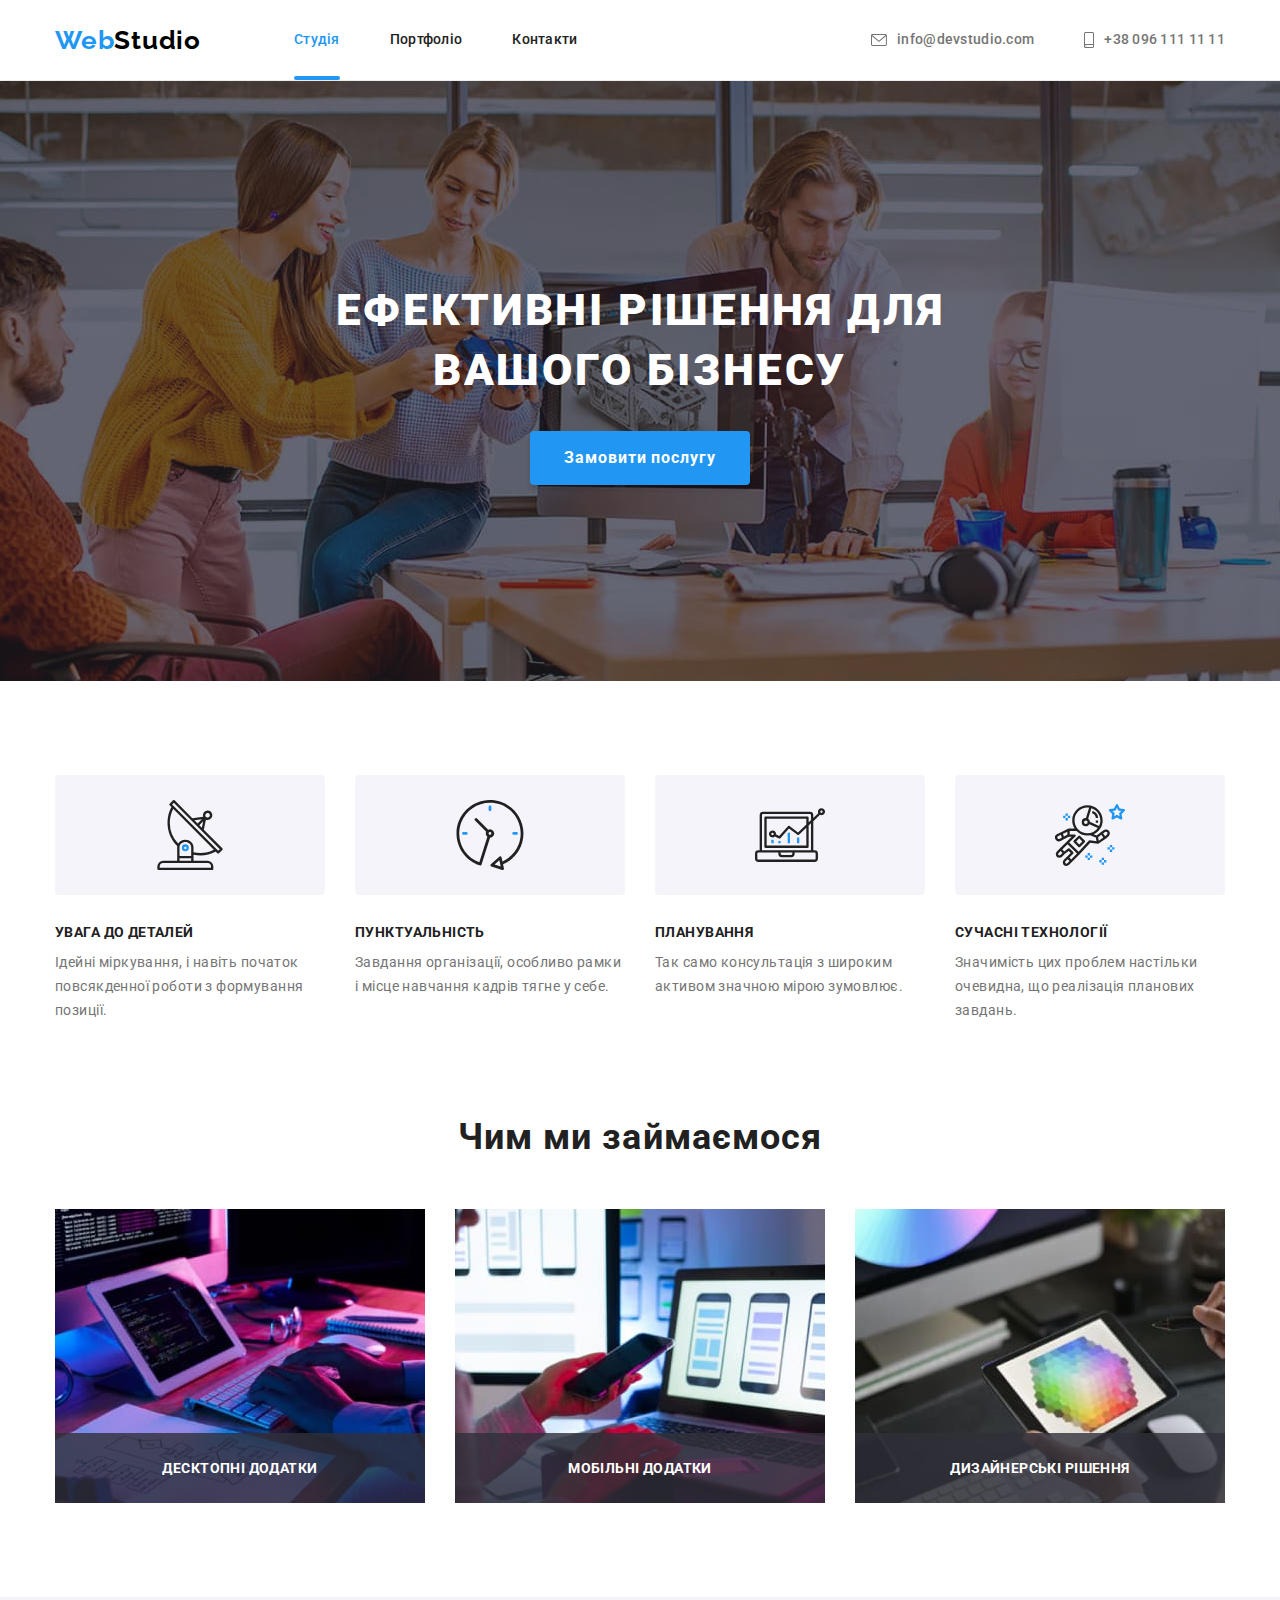
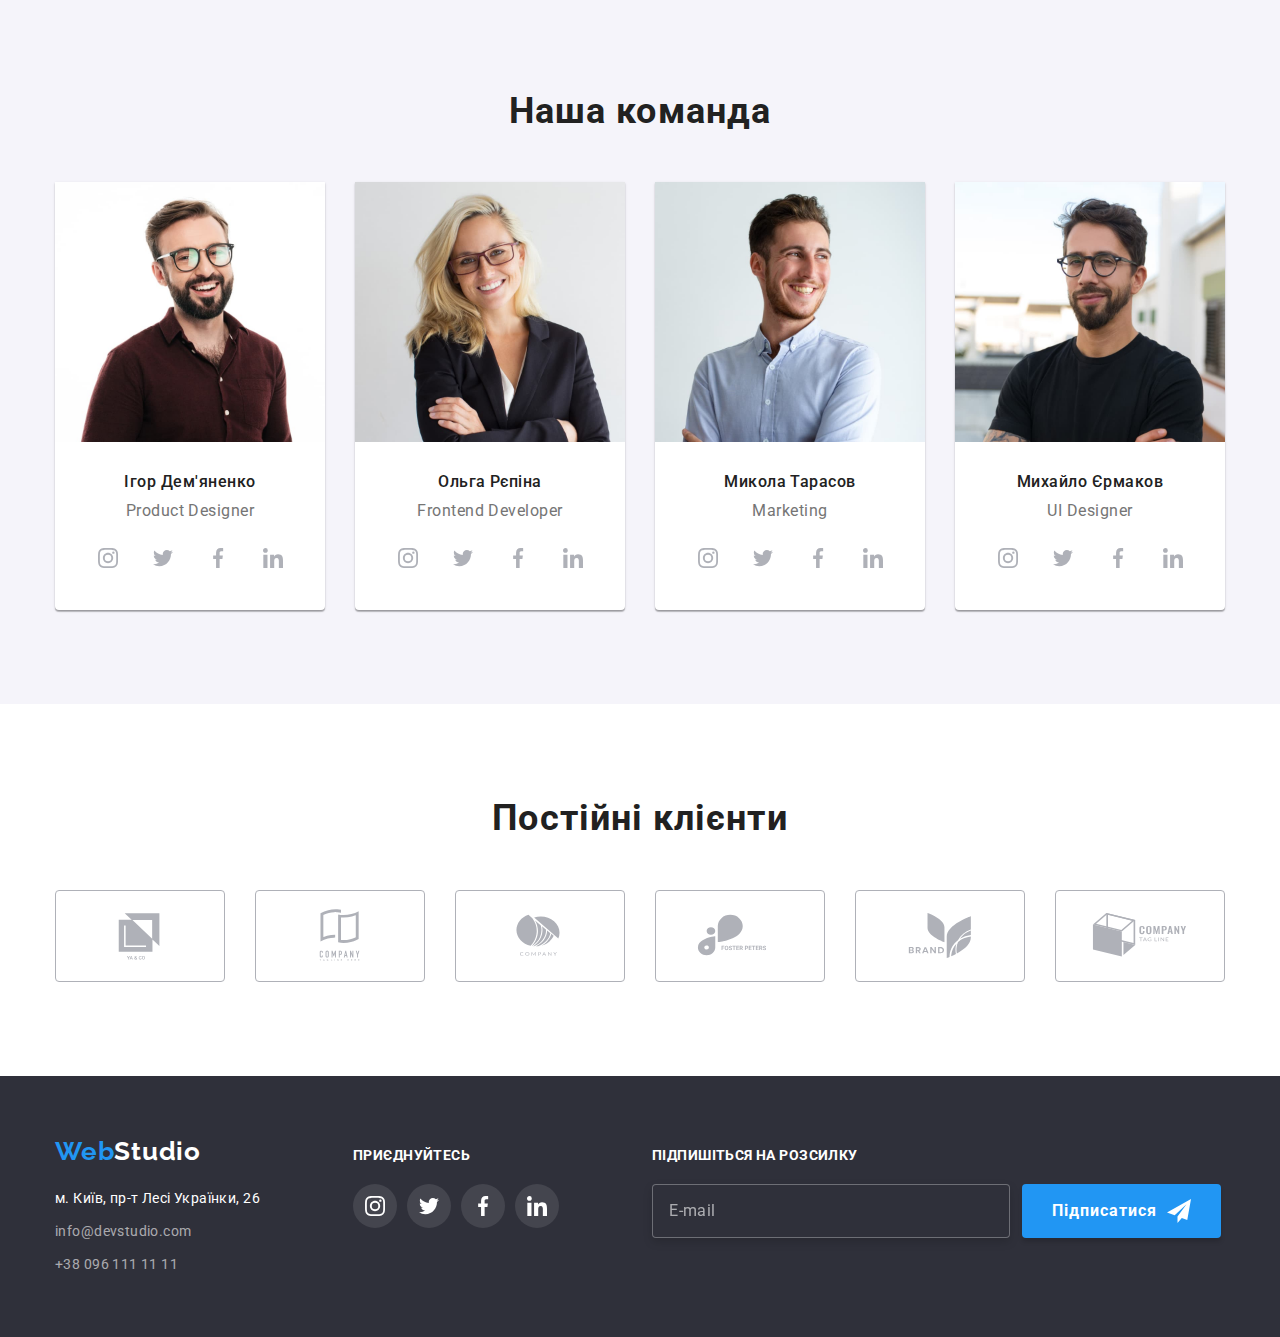
<file: index.html>
<!DOCTYPE html>
<html lang="uk">
  <head>
    <meta charset="UTF-8" />
    <meta http-equiv="X-UA-Compatible" content="IE=edge" />
    <meta name="viewport" content="width=device-width, initial-scale=1.0" />
    <title>Document</title>
    <link rel="preconnect" href="https://fonts.googleapis.com" />
    <link rel="preconnect" href="https://fonts.gstatic.com" crossorigin />
    <link
      href="https://fonts.googleapis.com/css2?family=Raleway:wght@700&family=Roboto:wght@400;500;700;900&display=swap"
      rel="stylesheet"
    />
    <link
      rel="stylesheet"
      href="https://cdnjs.cloudflare.com/ajax/libs/modern-normalize/1.1.0/modern-normalize.min.css"
    />
    <link rel="stylesheet" href="./css/styles.css" />
  </head>
  <body>
    <header class="page-header">
      <div class="container header-flex">
        <nav class="header-navbar">
          <a class="logo-link link" href="./index.html"
            ><span class="logo-accent">Web</span>Studio</a
          >

          <ul class="site-nav list">
            <li class="item"><a class="link active" href="./index.html">Студія</a></li>
            <li class="item"><a class="link" href="./portfolio.html">Портфоліо</a></li>
            <li class="item"><a class="link" href="">Контакти</a></li>
          </ul>
        </nav>

        <ul class="auth-nav list">
          <li class="item">
            <a class="link" href="mailto:info@devstudio.com"
              ><svg class="icon" width="16" height="12">
                <use href="images/symbol-defs.svg#icon-envelope" /></svg
              >info@devstudio.com</a
            >
          </li>
          <li class="item">
            <a class="link" href="tel:+380961111111"
              ><svg class="icon" width="10" height="16">
                <use href="images/symbol-defs.svg#icon-phone" /></svg
              >+38 096 111 11 11</a
            >
          </li>
        </ul>
      </div>
    </header>

    <main>
      <section class="hero">
        <h1 class="hero-title">Ефективні рішення для вашого бізнесу</h1>
        <button class="hero-btn btn" type="button" data-modal-open>Замовити послугу</button>
      </section>

      <section class="features section">
        <div class="container">
          <!-- visually hidden h2 -->
          <h2 class="section-title visually-hidden">Особливості</h2>

          <ul class="features-list list">
            <li class="item">
              <div class="icon-wrap">
                <svg class="icon" width="70" height="70">
                  <use href="./images/symbol-defs.svg#icon-feature1" />
                </svg>
              </div>
              <h3 class="title">УВАГА ДО ДЕТАЛЕЙ</h3>
              <p class="text">
                Ідейні міркування, і навіть початок повсякденної роботи з формування позиції.
              </p>
            </li>
            <li class="item">
              <div class="icon-wrap">
                <svg class="icon" width="70" height="70">
                  <use href="./images/symbol-defs.svg#icon-feature2" />
                </svg>
              </div>
              <h3 class="title">ПУНКТУАЛЬНІСТЬ</h3>
              <p class="text">
                Завдання організації, особливо рамки і місце навчання кадрів тягне у себе.
              </p>
            </li>
            <li class="item">
              <div class="icon-wrap">
                <svg class="icon" width="70" height="70">
                  <use href="./images/symbol-defs.svg#icon-feature3" />
                </svg>
              </div>
              <h3 class="title">ПЛАНУВАННЯ</h3>
              <p class="text">Так само консультація з широким активом значною мірою зумовлює.</p>
            </li>
            <li class="item">
              <div class="icon-wrap">
                <svg class="icon" width="70" height="70">
                  <use href="./images/symbol-defs.svg#icon-feature4" />
                </svg>
              </div>
              <h3 class="title">СУЧАСНІ ТЕХНОЛОГІЇ</h3>
              <p class="text">
                Значимість цих проблем настільки очевидна, що реалізація планових завдань.
              </p>
            </li>
          </ul>
        </div>
      </section>

      <section class="activities section">
        <div class="container">
          <h2 class="section-title">Чим ми займаємося</h2>
          <ul class="activities-list list">
            <li class="activities-item">
              <img class="img" src="./images/img1.jpg" alt="кодування" width="370" height="294" />
              <div class="activities-thumb">
                <p class="activities-text">Десктопні додатки</p>
              </div>
            </li>
            <li class="activities-item">
              <img
                class="img"
                src="./images/img2.jpg"
                alt="створення фреймів"
                width="370"
                height="294"
              />
              <div class="activities-thumb"><p class="activities-text">Мобільні додатки</p></div>
            </li>
            <li class="activities-item">
              <img class="img" src="./images/img3.jpg" alt="дизайн" width="370" height="294" />
              <div class="activities-thumb">
                <p class="activities-text">Дизайнерські рішення</p>
              </div>
            </li>
          </ul>
        </div>
      </section>

      <section class="team section">
        <div class="container">
          <h2 class="section-title">Наша команда</h2>
          <ul class="cards list">
            <li class="card">
              <img
                class="img"
                src="./images/team1.jpg"
                alt="Ігор Дем'яненко"
                width="270"
                height="260"
              />
              <div class="card-content">
                <h3 class="title">Ігор Дем'яненко</h3>
                <p class="text" lang="en">Product Designer</p>
                <ul class="card-icons list">
                  <li class="card-item">
                    <a
                      class="card-link link"
                      href=""
                      target="_blank"
                      rel="noreferrer noopener nofollow"
                      ><svg class="card-icon" width="20" height="20">
                        <use href="./images/symbol-defs.svg#icon-insta" /></svg
                    ></a>
                  </li>
                  <li class="card-item">
                    <a
                      class="card-link link"
                      href=""
                      target="_blank"
                      rel="noreferrer noopener nofollow"
                      ><svg class="card-icon" width="20" height="20">
                        <use href="./images/symbol-defs.svg#icon-twitter" /></svg
                    ></a>
                  </li>
                  <li class="card-item">
                    <a
                      class="card-link link"
                      href=""
                      target="_blank"
                      rel="noreferrer noopener nofollow"
                      ><svg class="card-icon" width="20" height="20">
                        <use href="./images/symbol-defs.svg#icon-facebook" /></svg
                    ></a>
                  </li>
                  <li class="card-item">
                    <a
                      class="card-link link"
                      href=""
                      target="_blank"
                      rel="noreferrer noopener nofollow"
                      ><svg class="card-icon" width="20" height="20">
                        <use href="./images/symbol-defs.svg#icon-linkedin" /></svg
                    ></a>
                  </li>
                </ul>
              </div>
            </li>
            <li class="card">
              <img
                class="img"
                src="./images/team2.jpg"
                alt="Ольга Рєпіна"
                width="270"
                height="260"
              />
              <div class="card-content">
                <h3 class="title">Ольга Рєпіна</h3>
                <p class="text" lang="en">Frontend Developer</p>
                <ul class="card-icons list">
                  <li class="card-item">
                    <a
                      class="card-link link"
                      href=""
                      target="_blank"
                      rel="noreferrer noopener nofollow"
                      ><svg class="card-icon" width="20" height="20">
                        <use href="./images/symbol-defs.svg#icon-insta" /></svg
                    ></a>
                  </li>
                  <li class="card-item">
                    <a
                      class="card-link link"
                      href=""
                      target="_blank"
                      rel="noreferrer noopener nofollow"
                      ><svg class="card-icon" width="20" height="20">
                        <use href="./images/symbol-defs.svg#icon-twitter" /></svg
                    ></a>
                  </li>
                  <li class="card-item">
                    <a
                      class="card-link link"
                      href=""
                      target="_blank"
                      rel="noreferrer noopener nofollow"
                      ><svg class="card-icon" width="20" height="20">
                        <use href="./images/symbol-defs.svg#icon-facebook" /></svg
                    ></a>
                  </li>
                  <li class="card-item">
                    <a
                      class="card-link link"
                      href=""
                      target="_blank"
                      rel="noreferrer noopener nofollow"
                      ><svg class="card-icon" width="20" height="20">
                        <use href="./images/symbol-defs.svg#icon-linkedin" /></svg
                    ></a>
                  </li>
                </ul>
              </div>
            </li>
            <li class="card">
              <img
                class="img"
                src="./images/team3.jpg"
                alt="Микола Тарасов"
                width="270"
                height="260"
              />
              <div class="card-content">
                <h3 class="title">Микола Тарасов</h3>
                <p class="text" lang="en">Marketing</p>
                <ul class="card-icons list">
                  <li class="card-item">
                    <a
                      class="card-link link"
                      href=""
                      target="_blank"
                      rel="noreferrer noopener nofollow"
                      ><svg class="card-icon" width="20" height="20">
                        <use href="./images/symbol-defs.svg#icon-insta" /></svg
                    ></a>
                  </li>
                  <li class="card-item">
                    <a
                      class="card-link link"
                      href=""
                      target="_blank"
                      rel="noreferrer noopener nofollow"
                      ><svg class="card-icon" width="20" height="20">
                        <use href="./images/symbol-defs.svg#icon-twitter" /></svg
                    ></a>
                  </li>
                  <li class="card-item">
                    <a
                      class="card-link link"
                      href=""
                      target="_blank"
                      rel="noreferrer noopener nofollow"
                      ><svg class="card-icon" width="20" height="20">
                        <use href="./images/symbol-defs.svg#icon-facebook" /></svg
                    ></a>
                  </li>
                  <li class="card-item">
                    <a
                      class="card-link link"
                      href=""
                      target="_blank"
                      rel="noreferrer noopener nofollow"
                      ><svg class="card-icon" width="20" height="20">
                        <use href="./images/symbol-defs.svg#icon-linkedin" /></svg
                    ></a>
                  </li>
                </ul>
              </div>
            </li>
            <li class="card">
              <img class="img" src="./images/team4.jpg" alt="Михайло Єрмаков" width="270" />
              <div class="card-content">
                <h3 class="title">Михайло Єрмаков</h3>
                <p class="text" lang="en">UI Designer</p>
                <ul class="card-icons list">
                  <li class="card-item">
                    <a
                      class="card-link link"
                      href=""
                      target="_blank"
                      rel="noreferrer noopener nofollow"
                      ><svg class="card-icon" width="20" height="20">
                        <use href="./images/symbol-defs.svg#icon-insta" /></svg
                    ></a>
                  </li>
                  <li class="card-item">
                    <a
                      class="card-link link"
                      href=""
                      target="_blank"
                      rel="noreferrer noopener nofollow"
                      ><svg class="card-icon" width="20" height="20">
                        <use href="./images/symbol-defs.svg#icon-twitter" /></svg
                    ></a>
                  </li>
                  <li class="card-item">
                    <a
                      class="card-link link"
                      href=""
                      target="_blank"
                      rel="noreferrer noopener nofollow"
                      ><svg class="card-icon" width="20" height="20">
                        <use href="./images/symbol-defs.svg#icon-facebook" /></svg
                    ></a>
                  </li>
                  <li class="card-item">
                    <a
                      class="card-link link"
                      href=""
                      target="_blank"
                      rel="noreferrer noopener nofollow"
                      ><svg class="card-icon" width="20" height="20">
                        <use href="./images/symbol-defs.svg#icon-linkedin" /></svg
                    ></a>
                  </li>
                </ul>
              </div>
            </li>
          </ul>
        </div>
      </section>

      <section class="clients section">
        <div class="container">
          <h2 class="section-title">Постійні клієнти</h2>
          <ul class="clients-list list">
            <li class="clients-item">
              <a
                class="clients-link link"
                href=""
                target="_blank"
                rel="noreferrer noopener nofollow"
              >
                <svg class="clients-icon" width="106" height="60">
                  <use href="./images/symbol-defs.svg#icon-client1" />
                </svg>
              </a>
            </li>
            <li class="clients-item">
              <a
                class="clients-link link"
                href=""
                target="_blank"
                rel="noreferrer noopener nofollow"
              >
                <svg class="clients-icon" width="106" height="60">
                  <use href="./images/symbol-defs.svg#icon-client2" />
                </svg>
              </a>
            </li>
            <li class="clients-item">
              <a
                class="clients-link link"
                href=""
                target="_blank"
                rel="noreferrer noopener nofollow"
              >
                <svg class="clients-icon" width="106" height="60">
                  <use href="./images/symbol-defs.svg#icon-client3" />
                </svg>
              </a>
            </li>
            <li class="clients-item">
              <a
                class="clients-link link"
                href=""
                target="_blank"
                rel="noreferrer noopener nofollow"
              >
                <svg class="clients-icon" width="106" height="60">
                  <use href="./images/symbol-defs.svg#icon-client4" />
                </svg>
              </a>
            </li>
            <li class="clients-item">
              <a
                class="clients-link link"
                href=""
                target="_blank"
                rel="noreferrer noopener nofollow"
              >
                <svg class="clients-icon" width="106" height="60">
                  <use href="./images/symbol-defs.svg#icon-client5" />
                </svg>
              </a>
            </li>
            <li class="clients-item">
              <a
                class="clients-link link"
                href=""
                target="_blank"
                rel="noreferrer noopener nofollow"
              >
                <svg class="clients-icon" width="106" height="60">
                  <use href="./images/symbol-defs.svg#icon-client6" />
                </svg>
              </a>
            </li>
          </ul>
        </div>
      </section>
    </main>

    <footer class="page-footer">
      <div class="container flex">
        <div class="contacts">
          <a class="logo-link link" href="./index.html"
            ><span class="logo-accent">Web</span>Studio</a
          >
          <address class="contacts-content">
            <ul class="contacts-list list">
              <li>
                <a
                  class="address-link link"
                  href="https://www.google.com/maps/d/viewer?mid=10uSM3H-mIU3GznYo2szRIEphczw&hl=en_US&ll"
                  target="_blank"
                  rel="noreferrer noopener nofollow"
                  >м. Київ, пр-т Лесі Українки, 26</a
                >
              </li>
              <li>
                <a class="phone-link link" href="mailto:info@devstudio.com">info@devstudio.com</a>
              </li>
              <li><a class="email-link link" href="tel:+380961111111">+38 096 111 11 11</a></li>
            </ul>
          </address>
        </div>
        <div class="socials">
          <b class="socials-text">приєднуйтесь</b>
          <ul class="socials-icons list">
            <li class="socials-item">
              <a
                class="socials-link link"
                href=""
                target="_blank"
                rel="noreferrer noopener nofollow"
                ><svg class="socials-icon" width="20" height="20">
                  <use href="./images/symbol-defs.svg#icon-insta" /></svg
              ></a>
            </li>
            <li class="socials-item">
              <a
                class="socials-link link"
                href=""
                target="_blank"
                rel="noreferrer noopener nofollow"
                ><svg class="socials-icon" width="20" height="20">
                  <use href="./images/symbol-defs.svg#icon-twitter" /></svg
              ></a>
            </li>
            <li class="socials-item">
              <a
                class="socials-link link"
                href=""
                target="_blank"
                rel="noreferrer noopener nofollow"
                ><svg class="socials-icon" width="20" height="20">
                  <use href="./images/symbol-defs.svg#icon-facebook" /></svg
              ></a>
            </li>
            <li class="socials-item">
              <a class="socials-link" href="" target="_blank" rel="noreferrer noopener nofollow"
                ><svg class="socials-icon" width="20" height="20">
                  <use href="./images/symbol-defs.svg#icon-linkedin" /></svg
              ></a>
            </li>
          </ul>
        </div>
        <form class="form">
          <b class="form-title">Підпишіться на розсилку</b>
          <div class="thumb">
            <input class="form-input" type="email" name="email" placeholder="E-mail" />
            <button class="form-btn btn" type="submit">
              Підписатися
              <svg class="btn-icon" width="24" height="24">
                <use href="./images/icons.svg#icon-send" />
              </svg>
            </button>
          </div>
        </form>
      </div>
    </footer>

    <div class="backdrop is-hidden" data-modal>
      <div class="modal">
        <button class="close" type="button" data-modal-close>
          <svg class="close-icon" width="18" height="18">
            <use href="./images/symbol-defs.svg#icon-close" />
          </svg>
        </button>
        <form class="form">
          <b class="form-title">Залиште свої дані, ми вам передзвонимо</b>
          <ul class="form-list list">
            <li class="form-group">
              <label class="form-label" for="name">Ім'я</label>
              <input class="form-input" type="text" name="name" id="name" />
              <svg class="form-icon" width="18" height="18">
                <use href="./images/icons.svg#icon-name" />
              </svg>
            </li>
            <li class="form-group">
              <label class="form-label" for="tel">Телефон</label>
              <input class="form-input" type="tel" name="tel" id="tel" />
              <svg class="form-icon" width="18" height="18">
                <use href="./images/icons.svg#icon-tel" />
              </svg>
            </li>
            <li class="form-group">
              <label class="form-label" for="email">Пошта</label>
              <input class="form-input" type="email" name="email" id="email" />
              <svg class="form-icon" width="18" height="18">
                <use href="./images/icons.svg#icon-email" />
              </svg>
            </li>
          </ul>
          <div class="form-group">
            <label class="form-label" for="comment">Коментар</label>
            <textarea
              class="form-comment"
              name="comment"
              id="comment"
              rows="5"
              placeholder="Введіть текст"
            ></textarea>
          </div>
          <div class="form-policy">
            <label class="form-label">
              <input class="form-check" type="checkbox" name="policy" value="agree" />
              <svg width="16" height="15" class="form-icon">
                <use href="./images/icons.svg#icon-check1" />
              </svg>
              <span class="form-text"
                >Погоджуюся з розсилкою та приймаю
                <a class="form-link" href="">Умови договору</a>
              </span>
            </label>
          </div>
          <button class="form-btn btn" type="submit">Відправити</button>
        </form>
      </div>
    </div>

    <script src="./js/modal.js"></script>
  </body>
</html>
</file>
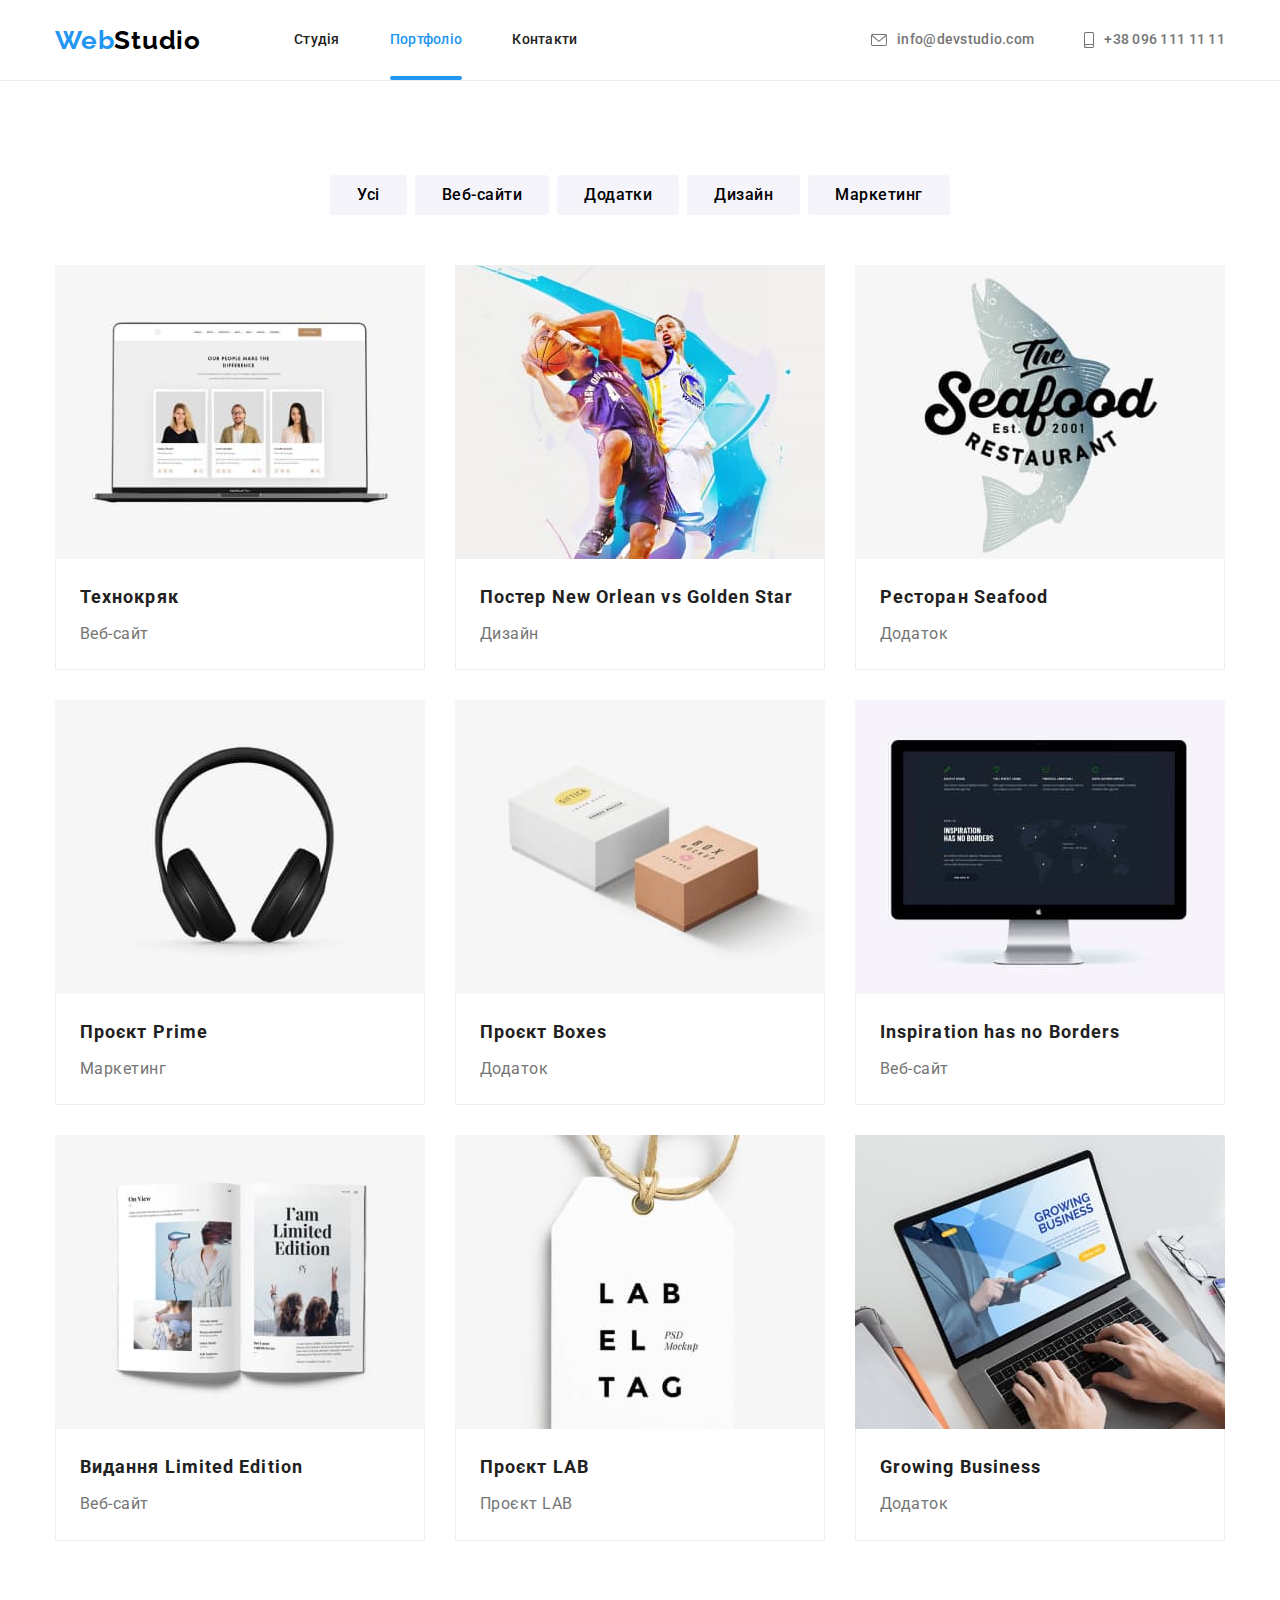
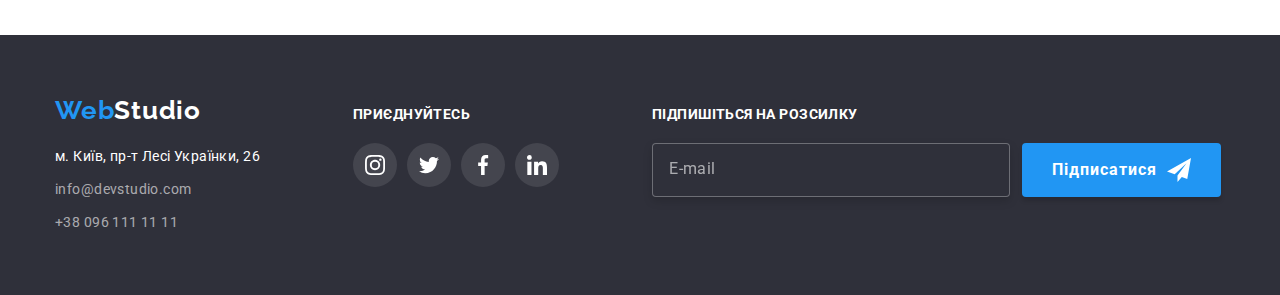
<file: portfolio.html>
<!DOCTYPE html>
<html lang="uk">
  <head>
    <meta charset="UTF-8" />
    <meta http-equiv="X-UA-Compatible" content="IE=edge" />
    <meta name="viewport" content="width=device-width, initial-scale=1.0" />
    <title>Document</title>
    <link rel="preconnect" href="https://fonts.googleapis.com" />
    <link rel="preconnect" href="https://fonts.gstatic.com" crossorigin />
    <link
      href="https://fonts.googleapis.com/css2?family=Raleway:wght@700&family=Roboto:wght@400;500;700;900&display=swap"
      rel="stylesheet"
    />
    <link
      rel="stylesheet"
      href="https://cdnjs.cloudflare.com/ajax/libs/modern-normalize/1.1.0/modern-normalize.min.css"
    />
    <link rel="stylesheet" href="./css/styles.css" />
  </head>
  <body>
    <header class="page-header">
      <div class="container header-flex">
        <nav class="header-navbar">
          <a class="logo-link link" href="./index.html"
            ><span class="logo-accent">Web</span>Studio</a
          >

          <ul class="site-nav list">
            <li class="item"><a class="link" href="./index.html">Студія</a></li>
            <li class="item"><a class="link active" href="./portfolio.html">Портфоліо</a></li>
            <li class="item"><a class="link" href="">Контакти</a></li>
          </ul>
        </nav>

        <ul class="auth-nav list">
          <li class="item">
            <a class="link" href="mailto:info@devstudio.com"
              ><svg class="icon" width="16" height="12">
                <use href="images/symbol-defs.svg#icon-envelope" /></svg
              >info@devstudio.com</a
            >
          </li>
          <li class="item">
            <a class="link" href="tel:+380961111111"
              ><svg class="icon" width="10" height="16">
                <use href="images/symbol-defs.svg#icon-phone" /></svg
              >+38 096 111 11 11</a
            >
          </li>
        </ul>
      </div>
    </header>

    <main>
      <section class="portfolio section">
        <div class="container">
          <h1 class="section-title visually-hidden">Портфоліо</h1>
          <ul class="filters list">
            <li class="item"><button class="filters-btn btn" type="button">Усі</button></li>
            <li class="item"><button class="filters-btn btn" type="button">Веб-сайти</button></li>
            <li class="item"><button class="filters-btn btn" type="button">Додатки</button></li>
            <li class="item"><button class="filters-btn btn" type="button">Дизайн</button></li>
            <li class="item"><button class="filters-btn btn" type="button">Маркетинг</button></li>
          </ul>
          <ul class="cards list">
            <li class="card">
              <a class="card-link link" href="">
                <div class="card-thumb">
                  <img
                    class="img"
                    src="./images/project1.jpg"
                    alt="ноутбук"
                    width="370"
                    height="294"
                  />
                  <p class="card-description">
                    Ресурс пропонує комплексні пропозиції з різним рівнем функціоналу та сервісів.
                    Все це дозволить відвідувачу отримати вичерпні відомості про компанію чи
                    приватну особу.
                  </p>
                </div>

                <div class="group">
                  <h2 class="title">Технокряк</h2>
                  <p class="text">Веб-сайт</p>
                </div>
              </a>
            </li>
            <li class="card">
              <a class="card-link link" href="">
                <div class="card-thumb">
                  <img
                    class="img"
                    src="./images/project2.jpg"
                    alt="постер з баскетболістами"
                    width="370"
                    height="294"
                  />
                  <p class="card-description">
                    Ресурс пропонує комплексні пропозиції з різним рівнем функціоналу та сервісів.
                    Все це дозволить відвідувачу отримати вичерпні відомості про компанію чи
                    приватну особу.
                  </p>
                </div>
                <div class="group">
                  <h2 class="title">Постер <span lang="en">New Orlean vs Golden Star</span></h2>
                  <p class="text">Дизайн</p>
                </div>
              </a>
            </li>
            <li class="card">
              <a class="card-link link" href="">
                <div class="card-thumb">
                  <img
                    class="img"
                    src="./images/project3.jpg"
                    alt="лого есторану морської їжі"
                    width="370"
                    height="294"
                  />
                  <p class="card-description">
                    Ресурс пропонує комплексні пропозиції з різним рівнем функціоналу та сервісів.
                    Все це дозволить відвідувачу отримати вичерпні відомості про компанію чи
                    приватну особу.
                  </p>
                </div>
                <div class="group">
                  <h2 class="title">Ресторан <span lang="en">Seafood</span></h2>
                  <p class="text">Додаток</p>
                </div>
              </a>
            </li>
            <li class="card">
              <a class="card-link link" href="">
                <div class="card-thumb">
                  <img
                    class="img"
                    src="./images/project4.jpg"
                    alt="навушники"
                    width="370"
                    height="294"
                  />
                  <p class="card-description">
                    Ресурс пропонує комплексні пропозиції з різним рівнем функціоналу та сервісів.
                    Все це дозволить відвідувачу отримати вичерпні відомості про компанію чи
                    приватну особу.
                  </p>
                </div>
                <div class="group">
                  <h2 class="title">Проєкт <span lang="en">Prime</span></h2>
                  <p class="text">Маркетинг</p>
                </div>
              </a>
            </li>
            <li class="card">
              <a class="card-link link" href="">
                <div class="card-thumb">
                  <img
                    class="img"
                    src="./images/project5.jpg"
                    alt="коробки"
                    width="370"
                    height="294"
                  />
                  <p class="card-description">
                    Ресурс пропонує комплексні пропозиції з різним рівнем функціоналу та сервісів.
                    Все це дозволить відвідувачу отримати вичерпні відомості про компанію чи
                    приватну особу.
                  </p>
                </div>
                <div class="group">
                  <h2 class="title">Проєкт <span lang="en">Boxes</span></h2>
                  <p class="text">Додаток</p>
                </div>
              </a>
            </li>
            <li class="card">
              <a class="card-link link" href="">
                <div class="card-thumb">
                  <img
                    class="img"
                    src="./images/project6.jpg"
                    alt="монітор"
                    width="370"
                    height="294"
                  />
                  <p class="card-description">
                    Ресурс пропонує комплексні пропозиції з різним рівнем функціоналу та сервісів.
                    Все це дозволить відвідувачу отримати вичерпні відомості про компанію чи
                    приватну особу.
                  </p>
                </div>
                <div class="group">
                  <h2 class="title"><span lang="en">Inspiration has no Borders</span></h2>
                  <p class="text">Веб-сайт</p>
                </div>
              </a>
            </li>
            <li class="card">
              <a class="card-link link" href="">
                <div class="card-thumb">
                  <img
                    class="img"
                    src="./images/project7.jpg"
                    alt="журнал"
                    width="370"
                    height="294"
                  />
                  <p class="card-description">
                    Ресурс пропонує комплексні пропозиції з різним рівнем функціоналу та сервісів.
                    Все це дозволить відвідувачу отримати вичерпні відомості про компанію чи
                    приватну особу.
                  </p>
                </div>

                <div class="group">
                  <h2 class="title">Видання <span lang="en">Limited Edition</span></h2>
                  <p class="text">Веб-сайт</p>
                </div>
              </a>
            </li>
            <li class="card">
              <a class="card-link link" href="">
                <div class="card-thumb">
                  <img
                    class="img"
                    src="./images/project8.jpg"
                    alt="лейбл"
                    width="370"
                    height="294"
                  />
                  <p class="card-description">
                    Ресурс пропонує комплексні пропозиції з різним рівнем функціоналу та сервісів.
                    Все це дозволить відвідувачу отримати вичерпні відомості про компанію чи
                    приватну особу.
                  </p>
                </div>

                <div class="group">
                  <h2 class="title">Проєкт <span lang="en">LAB</span></h2>
                  <p class="text">Проєкт LAB</p>
                </div>
              </a>
            </li>
            <li class="card">
              <a class="card-link link" href="">
                <div class="card-thumb">
                  <img
                    class="img"
                    src="./images/project9.jpg"
                    alt="лендінг"
                    width="370"
                    height="294"
                  />
                  <p class="card-description">
                    Ресурс пропонує комплексні пропозиції з різним рівнем функціоналу та сервісів.
                    Все це дозволить відвідувачу отримати вичерпні відомості про компанію чи
                    приватну особу.
                  </p>
                </div>

                <div class="group">
                  <h2 class="title"><span lang="en">Growing Business</span></h2>
                  <p class="text">Додаток</p>
                </div>
              </a>
            </li>
          </ul>
        </div>
      </section>
    </main>

    <footer class="page-footer">
      <div class="container flex">
        <div class="contacts">
          <a class="logo-link link" href="./index.html"
            ><span class="logo-accent">Web</span>Studio</a
          >
          <address class="contacts-content">
            <ul class="contacts-list list">
              <li>
                <a
                  class="address-link link"
                  href="https://www.google.com/maps/d/viewer?mid=10uSM3H-mIU3GznYo2szRIEphczw&hl=en_US&ll"
                  target="_blank"
                  rel="noreferrer noopener nofollow"
                  >м. Київ, пр-т Лесі Українки, 26</a
                >
              </li>
              <li>
                <a class="phone-link link" href="mailto:info@devstudio.com">info@devstudio.com</a>
              </li>
              <li><a class="email-link link" href="tel:+380961111111">+38 096 111 11 11</a></li>
            </ul>
          </address>
        </div>
        <div class="socials">
          <b class="socials-text">приєднуйтесь</b>
          <ul class="socials-icons list">
            <li class="socials-item">
              <a
                class="socials-link link"
                href=""
                target="_blank"
                rel="noreferrer noopener nofollow"
                ><svg class="socials-icon" width="20" height="20">
                  <use href="./images/symbol-defs.svg#icon-insta" /></svg
              ></a>
            </li>
            <li class="socials-item">
              <a
                class="socials-link link"
                href=""
                target="_blank"
                rel="noreferrer noopener nofollow"
                ><svg class="socials-icon" width="20" height="20">
                  <use href="./images/symbol-defs.svg#icon-twitter" /></svg
              ></a>
            </li>
            <li class="socials-item">
              <a
                class="socials-link link"
                href=""
                target="_blank"
                rel="noreferrer noopener nofollow"
                ><svg class="socials-icon" width="20" height="20">
                  <use href="./images/symbol-defs.svg#icon-facebook" /></svg
              ></a>
            </li>
            <li class="socials-item">
              <a class="socials-link" href="" target="_blank" rel="noreferrer noopener nofollow"
                ><svg class="socials-icon" width="20" height="20">
                  <use href="./images/symbol-defs.svg#icon-linkedin" /></svg
              ></a>
            </li>
          </ul>
        </div>
        <form class="form">
          <b class="form-title">Підпишіться на розсилку</b>
          <div class="thumb">
            <input class="form-input" type="email" name="email" placeholder="E-mail" />
            <button class="form-btn btn" type="submit">
              Підписатися
              <svg class="btn-icon" width="24" height="24">
                <use href="./images/icons.svg#icon-send" />
              </svg>
            </button>
          </div>
        </form>
      </div>
    </footer>
  </body>
</html>
</file>
<file: css/styles.css>
:root {
  --color-primary: #212121;
  --color-secondary: #757575;
  --color-accent: #2196f3;
  --color-accent-hover: #188ce8;
  --color-white: #ffffff;
  --color-whitish: rgba(255, 255, 255, 0.6);
  --color-blackish: rgba(255, 255, 255, 0.1);
  --color-black: #000000;

  --color-bg-primary: #ffffff;
  --color-bg-secondary: #f5f4fa;
  --color-bg-grey: #c4c4c4;
  --color-bg-dark: #2f303a;

  --color-line-first: #ececec;
  --color-line-second: #eeeeee;

  --color-fill-icons: #afb1b8;
  --cubic: cubic-bezier(0.4, 0, 0.2, 1);
}

/* Typography */
body {
  color: var(--color-primary);
  font-family: 'Roboto', sans-serif;
}

.link {
  text-decoration: none;
}

.list {
  list-style: none;
  margin: 0;
  padding: 0;
}

.container {
  width: 1200px;
  margin: 0 auto;
  padding: 0 15px;
}

/* Buttons */

.btn {
  cursor: pointer;
  font-size: 16px;
  font-family: inherit;
  border-radius: 4px;
  border-color: transparent;
}

.hero-btn {
  font-weight: 700;
  line-height: 1.88;
  text-align: center;
  letter-spacing: 0.06em;
  padding: 10px 32px;
  display: block;
  margin-right: auto;
  margin-left: auto;

  color: var(--color-white);
  background-color: var(--color-accent);
  box-shadow: 0px 4px 4px rgba(0, 0, 0, 0.15);
}

.hero-btn:active {
  box-shadow: none;
  background-color: var(--color-accent-hover);
}

.filters-btn {
  font-weight: 500;
  line-height: 1.52;
  text-align: center;
  letter-spacing: 0.03em;
  padding: 6px 22px;

  background-color: var(--color-bg-secondary);
  box-shadow: none;
  transition: background-color 250ms var(--cubic), color 250ms var(--cubic),
    box-shadow 250ms var(--cubic);
}

.filters-btn:first-of-type {
  padding: 6px 25px;
}

.filters-btn:hover,
.filters-btn:focus {
  background-color: var(--color-accent);
  color: var(--color-white);
  box-shadow: 0px 3px 1px rgba(0, 0, 0, 0.1), 0px 1px 2px rgba(0, 0, 0, 0.08),
    0px 2px 2px rgba(0, 0, 0, 0.12);
}

.modal .form-btn {
  display: block;
  padding: 10px 52px;
  margin-left: auto;
  margin-right: auto;

  font-weight: 700;
  line-height: 1.88;
  letter-spacing: 0.06em;
  text-align: center;

  color: var(--color-white);
  background-color: #2196f3;
  box-shadow: 0px 4px 4px rgba(0, 0, 0, 0.15);
  transition: background-color 250ms var(--cubic);
}

.modal .form-btn:hover,
.modal .form-btn:focus {
  background-color: var(--color-accent-hover);
}

.page-footer .form-btn {
  display: flex;
  align-items: center;
  gap: 10px;
  padding: 10px 28px;

  font-weight: 700;
  line-height: 1.88;
  text-align: center;
  letter-spacing: 0.06em;

  color: var(--color-white);
  background-color: var(--color-accent);
  box-shadow: 0px 4px 4px rgba(0, 0, 0, 0.15);
  transition: background-color 250ms var(--cubic);
}

.page-footer .form-btn:hover,
.page-footer .form-btn:focus {
  background-color: var(--color-accent-hover);
}

/* Header */

.page-header {
  border-bottom: 1px solid var(--color-line-first);
}

.header-flex {
  display: flex;
  align-items: center;
}

.logo-link {
  font-family: 'Raleway', sans-serif;
  font-weight: 700;
  font-size: 26px;
  line-height: 1.19;
  letter-spacing: 0.03em;
}

.page-header .logo-link {
  color: var(--color-black);
  display: block;
  padding-top: 24px;
  padding-bottom: 24px;
}

.logo-accent {
  color: var(--color-accent);
}

.header-navbar {
  display: flex;
  align-items: center;
}

.site-nav {
  display: flex;
  /* gap: 50px; */
  margin-left: 93px;
}

.site-nav .link {
  display: block;
  padding-top: 32px;
  padding-bottom: 32px;

  font-weight: 500;
  font-size: 14px;
  line-height: 1.14;
  letter-spacing: 0.02em;

  color: currentColor;
  transition: color 250ms var(--cubic);
}

/* .site-nav .item:not(:last-child) {
  margin-right: 50px;
} */

/* .site-nav .item + .item {
  margin-left: 50px;
} */

.site-nav .item:not(:first-child) {
  margin-left: 50px;
}

.site-nav .link:hover,
.site-nav .link:focus {
  color: var(--color-accent);
}

.site-nav .link.active {
  position: relative;
  color: var(--color-accent);
}

.site-nav .link.active::after {
  position: absolute;
  bottom: 0;
  left: 0;
  content: '';
  display: block;
  width: 100%;
  height: 4px;
  background: var(--color-accent);
  border-radius: 2px;
}

.auth-nav {
  display: flex;
  /* gap: 50px; */
  margin-left: auto;
}

/* .auth-nav .item:not(:last-child) {
  margin-right: 50px;
} */

/* .auth-nav .item + .item {
  margin-left: 50px;
} */

.auth-nav .item:not(:first-child) {
  margin-left: 50px;
}

.auth-nav .link {
  font-weight: 500;
  font-size: 14px;
  line-height: 1.14;
  letter-spacing: 0.02em;
  display: flex;
  padding-top: 32px;
  padding-bottom: 32px;
  align-items: center;
  gap: 10px;

  color: var(--color-secondary);
  box-shadow: none;
  transition: color 250ms var(--cubic);
}

.auth-nav .icon {
  fill: var(--color-secondary);
  transition: fill 250ms var(--cubic);
}

.auth-nav .link:hover .icon,
.auth-nav .link:focus .icon {
  fill: var(--color-accent);
}

.auth-nav .link:hover,
.auth-nav .link:focus {
  color: var(--color-accent);
}

/* Common */

.section {
  padding-top: 94px;
  padding-bottom: 94px;
}

.section-title {
  font-size: 36px;
  line-height: 1.16;
  text-align: center;
  letter-spacing: 0.03em;
  margin-top: 0;
  margin-bottom: 50px;
}

.cards {
  display: flex;
  gap: 30px;
  flex-wrap: wrap;
  justify-content: center;
}

.card {
  background-color: var(--color-bg-primary);
}

.visually-hidden {
  position: absolute;
  width: 1px;
  height: 1px;
  margin: -1px;
  border: 0;
  padding: 0;

  white-space: nowrap;
  clip-path: inset(100%);
  clip: rect(0 0 0 0);
  overflow: hidden;
}

/* Footer */

.page-footer {
  background-color: var(--color-bg-dark);
  padding-top: 60px;
  padding-bottom: 60px;
}

.page-footer .flex {
  display: flex;
  gap: 93px;
  align-items: baseline;
}

.page-footer .logo-link {
  color: var(--color-white);
  display: inline-block;
  margin-bottom: 20px;
}

.contacts-content {
  font-style: normal;
  font-size: 14px;
  line-height: 1.71;
  letter-spacing: 0.03em;
}

.contacts-list {
  display: flex;
  flex-direction: column;
  gap: 9px;
}

.address-link {
  color: var(--color-white);
  transition: color 250ms var(--cubic);
}

.phone-link {
  color: var(--color-whitish);
  transition: color 250ms var(--cubic);
}

.email-link {
  display: block;
  color: var(--color-whitish);
  transition: color 250ms var(--cubic);
}

.address-link:hover,
.address-link:focus,
.phone-link:hover,
.phone-link:focus,
.email-link:hover,
.email-link:focus {
  color: var(--color-accent);
}

.socials {
  width: 206px;
}

.socials-text {
  font-style: normal;
  font-weight: 700;
  font-size: 14px;
  line-height: 1.14;
  letter-spacing: 0.03em;
  text-transform: uppercase;
  display: block;
  margin-bottom: 20px;

  color: var(--color-white);
}

.socials-icons {
  display: flex;
  gap: 10px;
  justify-content: center;
}

.socials-item {
  flex-basis: calc((100% - (10px * 3)) / 4);
  height: 44px;
}

.socials-link {
  width: 100%;
  height: 100%;
  display: flex;
  align-items: center;
  justify-content: center;
  border-radius: 50%;

  background-color: var(--color-blackish);
  transition: background-color 250ms var(--cubic);
}

.socials-link:hover,
.socials-link:focus {
  background-color: var(--color-accent);
}

.socials-icon {
  fill: var(--color-white);
}

.page-footer .form-title {
  display: block;
  margin-bottom: 20px;

  font-weight: 700;
  font-size: 14px;
  line-height: 1.14;
  letter-spacing: 0.03em;
  text-transform: uppercase;

  color: var(--color-white);
}

.page-footer .thumb {
  display: flex;
  gap: 12px;
}

.page-footer .form-input {
  display: block;
  padding: 15px 16px;
  width: 358px;

  border: 1px solid rgba(255, 255, 255, 0.3);
  filter: drop-shadow(0px 4px 4px rgba(0, 0, 0, 0.15));
  border-radius: 4px;
  background-color: var(--color-bg-dark);
}

.page-footer .form-input::placeholder {
  font-family: inherit;
  font-weight: 400;
  font-size: 16px;
  line-height: 1.25;
  letter-spacing: 0.03em;

  color: rgba(255, 255, 255, 0.6);
}

.btn-icon {
  fill: var(--color-white);
}

/* Hero */

.hero {
  background: var(--color-bg-grey);
  max-width: 1600px;
  height: 600px;
  margin-left: auto;
  margin-right: auto;
  background-image: linear-gradient(to right, rgba(47, 48, 58, 0.4), rgba(47, 48, 58, 0.4)),
    url(../images/hero.jpg);
  background-repeat: no-repeat;
  background-position: center;
  background-size: cover;
  padding-top: 200px;
  padding-bottom: 200px;
}

.hero-title {
  font-weight: 900;
  font-size: 44px;
  line-height: 1.36;
  text-align: center;
  letter-spacing: 0.06em;
  text-transform: uppercase;
  margin-top: 0;
  margin-bottom: 30px;
  margin-left: auto;
  margin-right: auto;
  width: 696px;

  color: var(--color-white);
}

/* Features */

.features-list {
  display: flex;
  gap: 30px;
}

.features-list .item {
  flex-basis: calc((100% - (30px * 3)) / 4);
}

.features .icon-wrap {
  background-color: var(--color-bg-secondary);
  height: 120px;
  border-radius: 4px;
  display: flex;
  align-items: center;
  justify-content: center;
  margin-bottom: 30px;
}

.features .title {
  font-size: 14px;
  line-height: 1.14;
  letter-spacing: 0.03em;
  text-transform: uppercase;
  margin-top: 0;
  margin-bottom: 10px;
}

.features .text {
  font-size: 14px;
  line-height: 1.71;
  letter-spacing: 0.03em;
  margin-top: 0;
  margin-bottom: 0;

  color: var(--color-secondary);
}

/* Avtivities */

.activities.section {
  padding-top: 0;
}

.activities-list {
  display: flex;
  gap: 30px;
}

.activities-item {
  position: relative;
}

.activities .img {
  display: block;
}

.activities-thumb {
  position: absolute;
  bottom: 0;
  width: 100%;
  height: 70px;
  display: flex;
  justify-content: center;
  align-items: center;

  background: rgba(47, 48, 58, 0.8);
}

.activities-text {
  margin: 0;

  font-weight: 700;
  font-size: 14px;
  line-height: 16px;
  text-align: center;
  letter-spacing: 0.03em;
  text-transform: uppercase;

  color: var(--color-white);
}

/* Team */

.team {
  background-color: var(--color-bg-secondary);
}

.team .list {
  line-height: 1.19;
  letter-spacing: 0.03em;
}

.team .img {
  display: block;
}

.team .card {
  border-radius: 0px 0px 4px 4px;
  flex-basis: calc((100% - (30px * 3)) / 4);
  box-shadow: 0px 1px 3px rgba(0, 0, 0, 0.12), 0px 1px 1px rgba(0, 0, 0, 0.14),
    0px 2px 1px rgba(0, 0, 0, 0.2);
}

.team .card-content {
  padding: 30px;
}

.team .title {
  font-weight: 500;
  font-size: 16px;
  text-align: center;
  margin-top: 0;
  margin-bottom: 10px;
}

.team .text {
  text-align: center;
  margin-top: 0;
  margin-bottom: 16px;

  color: var(--color-secondary);
}

.team .card-icons {
  display: flex;
  gap: 10px;
  justify-content: center;
}

.team .card-item {
  flex-basis: calc((100% - (10px * 3)) / 4);
  height: 44px;
}

.team .card-link {
  width: 100%;
  height: 100%;
  display: flex;
  align-items: center;
  justify-content: center;
  border-radius: 50%;

  transition: background-color 250ms var(--cubic);
}

.team .card-link:hover,
.team .card-link:focus {
  background-color: var(--color-accent);
}

.card-icon {
  fill: var(--color-fill-icons);
  transition: fill 250ms var(--cubic);
}

.team .card-link:hover .card-icon,
.team .card-link:focus .card-icon {
  fill: var(--color-white);
}

/* Clients */

.clients-list {
  display: flex;
  gap: 30px;
}

.clients-item {
  flex-basis: calc((100% - (30px * 5)) / 6);
  height: 92px;
}

.clients-link {
  width: 100%;
  height: 100%;
  display: flex;
  justify-content: center;
  align-items: center;
  border: 1px solid var(--color-fill-icons);
  border-radius: 4px;

  transition: border-color 250ms var(--cubic);
}

.clients-link:hover,
.clients-link:focus {
  border-color: var(--color-accent);
}

.clients-icon {
  fill: var(--color-fill-icons);
  transition: fill 250ms var(--cubic);
}

.clients-link:hover .clients-icon,
.clients-link:focus .clients-icon {
  fill: var(--color-accent);
}

/* Portfolio */

.filters {
  display: flex;
  justify-content: center;
  gap: 8px;
  margin-bottom: 50px;
}

.portfolio .card-link {
  flex-basis: calc((100% - (30px * 2)) / 3);
  display: block;
  box-shadow: none;
  transition: box-shadow 250ms var(--cubic);
}

.portfolio .card-link:hover,
.portfolio .card-link:focus {
  box-shadow: 0px 1px 1px rgba(0, 0, 0, 0.12), 0px 4px 4px rgba(0, 0, 0, 0.06),
    1px 4px 6px rgba(0, 0, 0, 0.16);
}

.portfolio .card-thumb {
  position: relative;
  overflow: hidden;
}

.portfolio .card-description {
  position: absolute;
  bottom: 0;

  width: 100%;
  margin: 0;
  padding: 63px 24px;

  font-size: 18px;
  line-height: 1.56;
  letter-spacing: 0.03em;

  color: var(--color-white);
  background: rgba(33, 150, 243, 0.9);

  transform: translateY(100%);
  transition: transform 250ms var(--cubic);
}

.portfolio .card-link:hover .card-description,
.portfolio .card-link:focus .card-description {
  transform: translateY(0%);
}

.portfolio .img {
  display: block;
}

.portfolio .title {
  font-size: 18px;
  line-height: 2;
  letter-spacing: 0.06em;
  margin-top: 0;
  margin-bottom: 4px;

  color: var(--color-primary);
}

.portfolio .text {
  line-height: 1.88;
  letter-spacing: 0.03em;
  margin-top: 0;
  margin-bottom: 0;

  color: var(--color-secondary);
}

.portfolio .img {
  display: block;
}

.portfolio .group {
  padding: 20px 24px;
  border-left: 1px solid var(--color-line-second);
  border-right: 1px solid var(--color-line-second);
  border-bottom: 1px solid var(--color-line-second);
}

/* Backdrop */

.backdrop {
  position: fixed;
  top: 0;
  left: 0;
  bottom: 0;
  right: 0;
  background-color: rgba(0, 0, 0, 0.2);

  opacity: 1;
  transition: opacity 250ms var(--cubic), visibility 250ms var(--cubic);
}

.backdrop.is-hidden {
  opacity: 0;
  pointer-events: none;
  visibility: hidden;
}

.backdrop.is-hidden .modal {
  transform: translate(-50%, -50%) scale(0.9);
}

.modal {
  position: absolute;
  top: 50%;
  left: 50%;
  transform: translate(-50%, -50%) scale(1);
  width: 528px;

  background: var(--color-white);
  box-shadow: 0px 1px 3px rgba(0, 0, 0, 0.12), 0px 1px 1px rgba(0, 0, 0, 0.14),
    0px 2px 1px rgba(0, 0, 0, 0.2);
  border-radius: 4px;

  transition: transform 250ms var(--cubic);
}

.close {
  position: absolute;
  top: 8px;
  right: 8px;
  width: 30px;
  height: 30px;
  border-radius: 50%;
  border: 1px solid rgba(0, 0, 0, 0.1);
  background-color: var(--color-white);
  display: flex;
  justify-content: center;
  align-items: center;
  cursor: pointer;
}

.close-icon {
  fill: var(--color-black);
  transition: fill 250ms var(--cubic);
}

.close-icon:hover,
.close-icon:focus {
  fill: var(--color-accent);
}

.modal .form {
  width: 528px;
  padding: 40px;

  background: var(--color-white);
  box-shadow: 0px 1px 3px rgba(0, 0, 0, 0.12), 0px 1px 1px rgba(0, 0, 0, 0.14),
    0px 2px 1px rgba(0, 0, 0, 0.2);
  border-radius: 4px;
}

.modal .form-title {
  display: block;
  margin-bottom: 12px;

  font-weight: 700;
  font-size: 20px;
  line-height: 1.15;
  text-align: center;
  letter-spacing: 0.03em;
}

.modal .form-group {
  position: relative;
  display: flex;
  flex-direction: column;
  gap: 4px;
}

.modal .form-group:not(:first-child) {
  margin-top: 10px;
}

.modal .form-group .form-label {
  font-weight: 400;
  font-size: 12px;
  line-height: 1.16;
  letter-spacing: 0.01em;

  color: var(--color-secondary);
}

.modal .form-group .form-input {
  padding: 10px 12px 10px 42px;

  border: 1px solid rgba(33, 33, 33, 0.2);
  border-radius: 4px;
  transition: border-color 250ms var(--cubic), outline 250ms var(--cubic);
}

.modal .form-group .form-input:focus {
  border-color: var(--color-accent);
  outline: var(--color-accent);
}

.modal .form-group .form-icon {
  position: absolute;
  top: 50%;
  left: 12px;
  fill: var(--color-primary);
  transition: fill 250ms var(--cubic);
}

.modal .form-group .form-input:focus + .form-icon {
  fill: var(--color-accent);
}

.modal .form-comment {
  resize: none;
  height: 120px;
  padding: 12px 16px;

  border: 1px solid rgba(33, 33, 33, 0.2);
  border-radius: 4px;
  transition: border-color 250ms var(--cubic), outline 250ms var(--cubic);
}

.modal .form-comment:focus {
  border-color: var(--color-accent);
  outline: var(--color-accent);
}

.modal .form-comment::placeholder {
  font-weight: 400;
  font-size: 12px;
  line-height: 1.16;
  letter-spacing: 0.01em;

  color: rgba(117, 117, 117, 0.5);
}

/* Form-policy */

.form-policy {
  margin-top: 20px;
  margin-bottom: 30px;
}

.form-policy .form-check {
  position: absolute;
  width: 1px;
  height: 1px;
  margin: -1px;
  border: 0;
  padding: 0;

  white-space: nowrap;
  clip-path: inset(100%);
  clip: rect(0 0 0 0);
  overflow: hidden;
}

.form-policy .form-label {
  display: flex;
  justify-content: center;
  align-items: center;
  gap: 7px;
}

.form-policy .form-icon {
  border: 2px solid var(--color-primary);
  border-radius: 3px;
}

.form-check:checked + .form-icon {
  border-color: transparent;
  background-color: var(--color-accent);
}

.form-policy .form-text {
  font-size: 14px;
  line-height: 1.71;
  letter-spacing: 0.03em;

  color: var(--color-secondary);
}

.form-policy .form-link {
  color: var(--color-accent);
}
</file>
